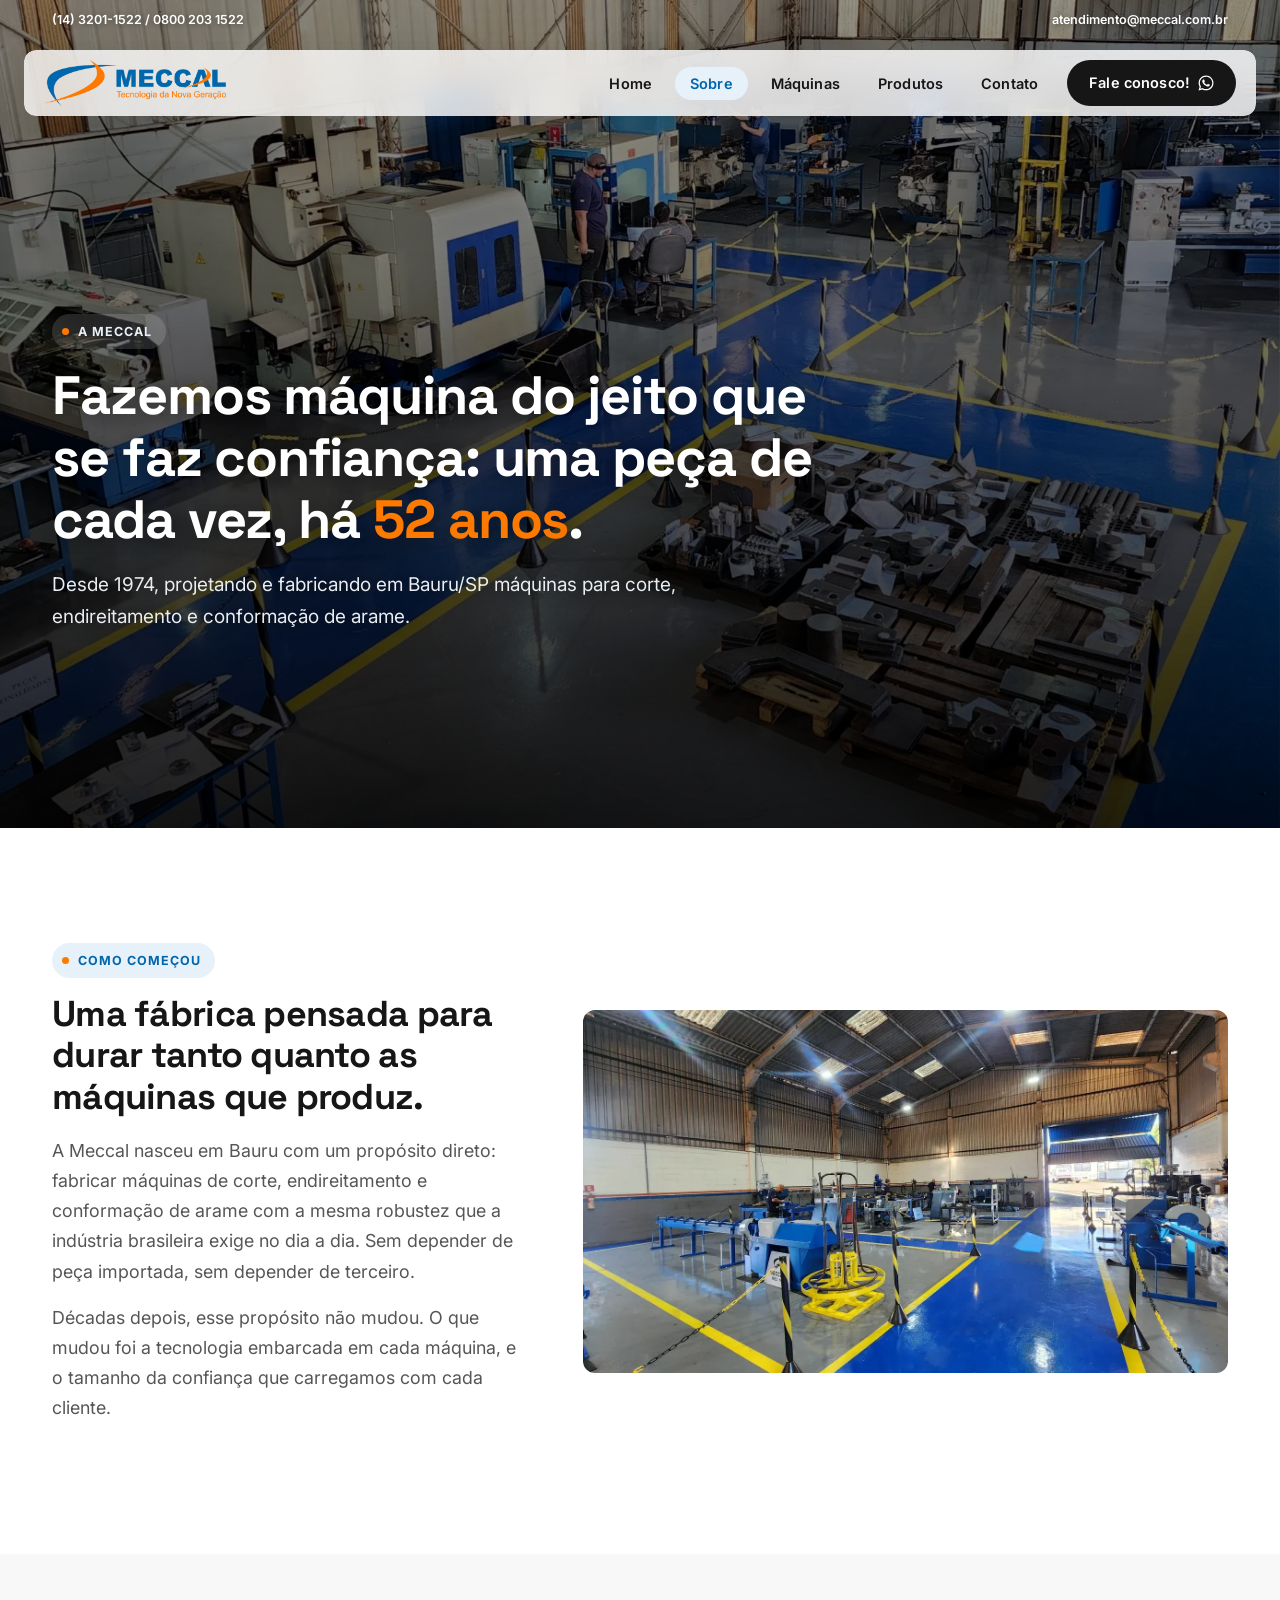
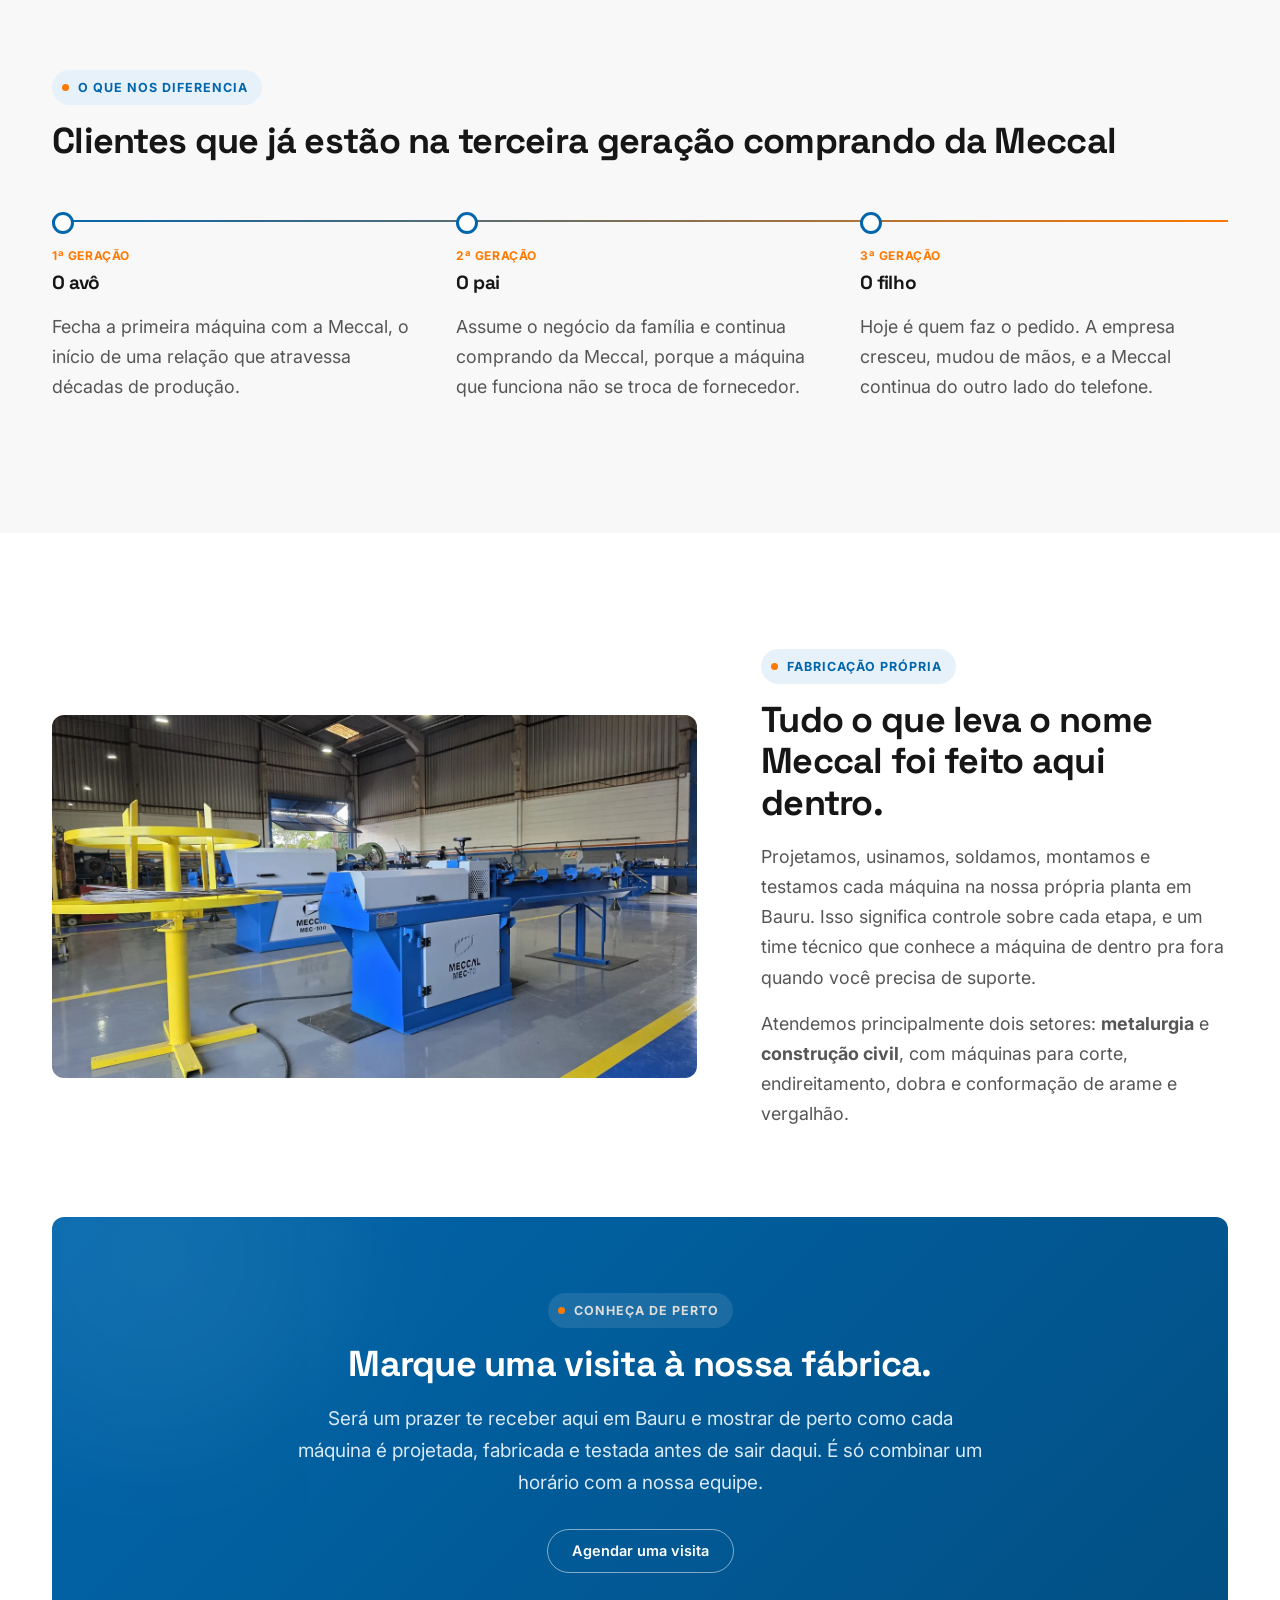
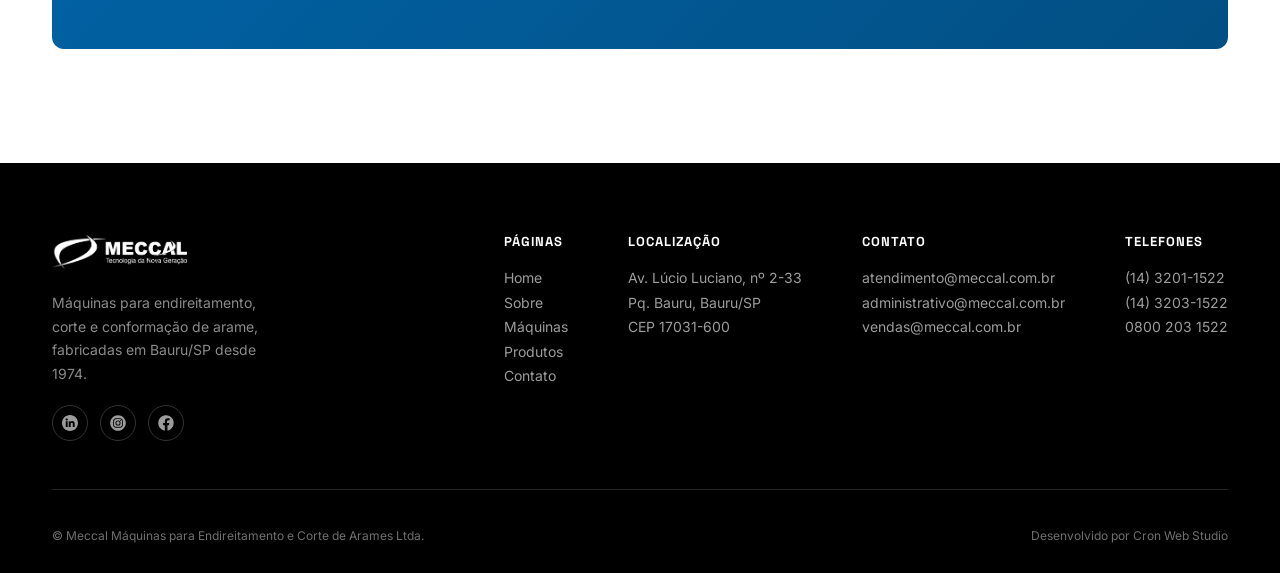
<file: sobre.html>
<!DOCTYPE html>
<html lang="pt-BR">
<head>
<meta charset="UTF-8">
<meta name="viewport" content="width=device-width, initial-scale=1.0">
<title>Meccal — Sobre</title>
<link rel="stylesheet" href="css/style.css">
  <link rel="icon" href="favicon.ico" sizes="any">
  <link rel="icon" type="image/svg+xml" href="img/favicon/favicon.svg">
  <link rel="apple-touch-icon" href="img/favicon/apple-touch-icon.png">
</head>
<body>

<div class="site-header-wrap" id="site-header-wrap">
<div class="topbar">
  <div class="wrap">
    <span>(14) 3201-1522 / 0800 203 1522</span>
    <a href="mailto:atendimento@meccal.com.br">atendimento@meccal.com.br</a>
  </div>
</div>

<header class="site-header">
  <div class="header-inner">
    <a href="index.html"><img src="img/logo-meccal.webp" alt="Meccal — Tecnologia da Nova Geração" class="logo-img"></a>
    <div class="nav-backdrop"></div>
    <nav class="mainnav">
  <div class="mainnav-head">
    <img src="img/logo-meccal.webp" alt="Meccal" class="mainnav-logo">
    <button class="nav-close" aria-label="Fechar menu">&#10005;</button>
  </div>
  <ul>
        <li><a href="index.html">Home</a></li>
        <li><a href="sobre.html" class="active">Sobre</a></li>
        <li><a href="maquinas.html">Máquinas</a></li>
        <li><a href="produtos.html">Produtos</a></li>
        <li><a href="contato.html">Contato</a></li>
        <li><a href="https://api.whatsapp.com/send?phone=5514997758195&text=Ol%C3%A1,%20contato%20do%20site%20Meccal.com.br" target="_blank" rel="noopener" class="nav-cta">Fale conosco!<svg class="nav-cta-ico" viewBox="0 0 682 682" aria-hidden="true"><path d="M567.2,113.9c-59.8-59.9-139.4-92.9-224.1-92.9C168.4,21,26.3,163.1,26.2,337.8c0,55.8,14.6,110.3,42.3,158.4l-44.9,164.2,168-44.1c46.3,25.2,98.4,38.5,151.4,38.6h.1c174.6,0,316.8-142.1,316.8-316.8,0-84.7-32.9-164.3-92.7-224.1ZM343,601.4h-.1c-47.3,0-93.6-12.7-134-36.7l-9.6-5.7-99.7,26.1,26.6-97.2-6.3-10c-26.4-41.9-40.3-90.4-40.3-140.1,0-145.2,118.2-263.3,263.4-263.3,70.3,0,136.5,27.4,186.2,77.2s77.1,115.9,77.1,186.3c0,145.2-118.2,263.3-263.3,263.3ZM487.5,404.1c-7.9-4-46.8-23.1-54.1-25.8-7.3-2.6-12.5-4-17.8,4-5.3,7.9-20.4,25.8-25.1,31-4.6,5.3-9.2,5.9-17.2,2-7.9-4-33.4-12.3-63.7-39.3-23.5-21-39.4-46.9-44-54.8-4.6-7.9,0-11.8,3.5-16.2,8.6-10.6,17.2-21.8,19.8-27.1,2.6-5.3,1.3-9.9-.7-13.9-2-4-17.8-42.9-24.4-58.8-6.4-15.4-13-13.3-17.8-13.6-4.6-.2-9.9-.3-15.2-.3s-13.9,2-21.1,9.9c-7.3,7.9-27.7,27.1-27.7,66s28.4,76.6,32.3,81.9,55.8,85.2,135.2,119.5c18.9,8.2,33.6,13,45.1,16.7,19,6,36.2,5.2,49.9,3.1,15.2-2.3,46.8-19.2,53.4-37.6,6.6-18.5,6.6-34.3,4.6-37.6-2-3.3-7.3-5.3-15.2-9.2Z"/></svg></a></li>
      </ul>
</nav>
    <button class="nav-toggle" aria-label="Abrir menu" aria-expanded="false">
      <span class="nav-toggle-bars"><span></span><span></span><span></span></span>
    </button>
  </div>
</header>
</div>

<!-- HERO SOBRE — imagem de sangria total -->
<section class="about-hero-full parallax-wrap">
  <img src="img/meccal-interno.webp" alt="Vista aérea da fábrica Meccal em Bauru/SP" class="about-hero-img parallax" data-speed="0.15">
  <div class="about-hero-overlay"></div>
  <div class="about-hero-content reveal">
    <div class="eyebrow" style="background:rgba(255,255,255,.14);color:#e8f0f7;">A Meccal</div>
    <h1 style="max-width:820px;color:#fff;">Fazemos máquina do jeito que se faz confiança: uma peça de cada vez, há <span class="accent">52 anos</span>.</h1>
    <p class="lead" style="max-width:680px;color:#e9edf1;">Desde 1974, projetando e fabricando em Bauru/SP máquinas para corte, endireitamento e conformação de arame.</p>
  </div>
</section>

<!-- HISTÓRIA -->
<section>
  <div class="wrap grid-2 grid-2-img-lg-r">
    <div class="reveal">
      <div class="eyebrow">Como começou</div>
      <h2>Uma fábrica pensada para durar tanto quanto as máquinas que produz.</h2>
      <p>A Meccal nasceu em Bauru com um propósito direto: fabricar máquinas de corte, endireitamento e conformação de arame com a mesma robustez que a indústria brasileira exige no dia a dia. Sem depender de peça importada, sem depender de terceiro.</p>
      <p>Décadas depois, esse propósito não mudou. O que mudou foi a tecnologia embarcada em cada máquina, e o tamanho da confiança que carregamos com cada cliente.</p>
    </div>
    <div class="reveal reveal-2">
      <div class="media-simple">
        <img src="img/about-1.webp" alt="Fábrica Meccal em produção, com máquinas e equipe trabalhando em Bauru/SP">
      </div>
    </div>
  </div>
</section>

<!-- LINHA DO TEMPO GERACIONAL -->
<section class="section-alt">
  <div class="wrap">
    <div class="reveal">
      <div class="eyebrow">O que nos diferencia</div>
      <h2>Clientes que já estão na terceira geração comprando da Meccal</h2>
    </div>
    <div class="timeline" style="margin-top:50px;">
      <div class="timeline-item reveal reveal-1">
        <div class="yr">1ª geração</div>
        <h3>O avô</h3>
        <p>Fecha a primeira máquina com a Meccal, o início de uma relação que atravessa décadas de produção.</p>
      </div>
      <div class="timeline-item reveal reveal-2">
        <div class="yr">2ª geração</div>
        <h3>O pai</h3>
        <p>Assume o negócio da família e continua comprando da Meccal, porque a máquina que funciona não se troca de fornecedor.</p>
      </div>
      <div class="timeline-item reveal reveal-3">
        <div class="yr">3ª geração</div>
        <h3>O filho</h3>
        <p>Hoje é quem faz o pedido. A empresa cresceu, mudou de mãos, e a Meccal continua do outro lado do telefone.</p>
      </div>
    </div>
  </div>
</section>

<!-- FABRICAÇÃO PRÓPRIA -->
<section style="padding-bottom:36px;">
  <div class="wrap grid-2 grid-2-img-lg">
    <div class="reveal">
      <div class="media-simple">
        <img src="img/about-2.webp" alt="Máquinas Meccal MEC-100 e MEC-70 prontas na fábrica em Bauru/SP">
      </div>
    </div>
    <div class="reveal reveal-2">
      <div class="eyebrow">Fabricação própria</div>
      <h2>Tudo o que leva o nome Meccal foi feito aqui dentro.</h2>
      <p>Projetamos, usinamos, soldamos, montamos e testamos cada máquina na nossa própria planta em Bauru. Isso significa controle sobre cada etapa, e um time técnico que conhece a máquina de dentro pra fora quando você precisa de suporte.</p>
      <p>Atendemos principalmente dois setores: <strong>metalurgia</strong> e <strong>construção civil</strong>, com máquinas para corte, endireitamento, dobra e conformação de arame e vergalhão.</p>
    </div>
  </div>
</section>

<!-- VISITA À FÁBRICA -->
<section style="padding-top:36px;">
  <div class="wrap">
  <div class="cta-final section-blue reveal" style="background:linear-gradient(135deg,var(--blue) 0%, #024f83 100%);">
    <div class="blob" style="width:380px;height:380px;background:rgba(255,255,255,.12);top:-150px;left:-90px;"></div>
    <div class="wrap center" style="padding:76px 32px;">
      <div class="eyebrow">Conheça de perto</div>
      <h2 style="max-width:760px;margin-left:auto;margin-right:auto;">Marque uma visita à nossa fábrica.</h2>
      <p class="lead" style="max-width:700px;margin:0 auto 30px;">Será um prazer te receber aqui em Bauru e mostrar de perto como cada máquina é projetada, fabricada e testada antes de sair daqui. É só combinar um horário com a nossa equipe.</p>
      <a href="https://api.whatsapp.com/send?phone=5514997758195&text=Ol%C3%A1%2C%20gostaria%20de%20agendar%20uma%20visita%20para%20conhecer%20mais%20sobre%20a%20Meccal." target="_blank" rel="noopener" class="btn btn-outline-white">Agendar uma visita</a>
    </div>
  </div>
  </div>
</section>

<footer>
  <div class="wrap">
    <div class="footer-top">
      <div class="footer-brand">
        <img src="img/logo-meccal-branca.webp" alt="Meccal" class="logo-img">
        <p>Máquinas para endireitamento, corte e conformação de arame, fabricadas em Bauru/SP desde 1974.</p>
        <div class="social-row footer-social">
          <a class="social-link" href="https://www.linkedin.com/company/meccal-maquinas/home/" target="_blank" rel="noopener" aria-label="LinkedIn"><svg viewBox="0 0 512 512"><path d="m256 0c-141.363281 0-256 114.636719-256 256s114.636719 256 256 256 256-114.636719 256-256-114.636719-256-256-256zm-74.390625 387h-62.347656v-187.574219h62.347656zm-31.171875-213.1875h-.40625c-20.921875 0-34.453125-14.402344-34.453125-32.402344 0-18.40625 13.945313-32.410156 35.273437-32.410156 21.328126 0 34.453126 14.003906 34.859376 32.410156 0 18-13.53125 32.402344-35.273438 32.402344zm255.984375 213.1875h-62.339844v-100.347656c0-25.21875-9.027343-42.417969-31.585937-42.417969-17.222656 0-27.480469 11.601563-31.988282 22.800781-1.648437 4.007813-2.050781 9.609375-2.050781 15.214844v104.75h-62.34375s.816407-169.976562 0-187.574219h62.34375v26.558594c8.285157-12.78125 23.109375-30.960937 56.1875-30.960937 41.019531 0 71.777344 26.808593 71.777344 84.421874zm0 0"/></svg></a>
          <a class="social-link" href="https://www.instagram.com/meccalmaquinas/" target="_blank" rel="noopener" aria-label="Instagram"><svg viewBox="0 0 512 512"><circle cx="256" cy="256" r="52.5"/><path d="m256 6c-138.071 0-250 111.929-250 250s111.929 250 250 250 250-111.929 250-250-111.929-250-250-250zm154.458 313.54c-1.2 23.768-7.879 47.206-25.2 64.343-17.489 17.3-41.038 23.746-65.035 24.934h-128.445c-24-1.188-47.546-7.63-65.035-24.934-17.322-17.137-24-40.575-25.2-64.343v-127.08c1.2-23.768 7.879-47.206 25.2-64.344 17.489-17.3 41.038-23.746 65.035-24.933h128.444c24 1.187 47.546 7.63 65.035 24.933 17.322 17.138 24 40.576 25.2 64.344z"/><path d="m318.6 132.138c-31.286-.858-93.906-.858-125.192 0-16.281.447-34.738 4.5-46.338 16.89-12.054 12.879-16.609 28.439-17.071 45.846-.812 30.552 0 122.252 0 122.252.529 17.405 5.017 32.967 17.071 45.846 11.6 12.394 30.057 16.443 46.338 16.89 31.286.858 93.906.858 125.192 0 16.281-.447 34.738-4.5 46.338-16.89 12.054-12.879 16.609-28.439 17.071-45.846v-122.252c-.462-17.407-5.017-32.967-17.071-45.846-11.604-12.394-30.061-16.443-46.338-16.89zm-62.6 205.237a81.375 81.375 0 1 1 81.375-81.375 81.375 81.375 0 0 1 -81.375 81.375zm81.721-145.953a16.275 16.275 0 1 1 16.279-16.275 16.275 16.275 0 0 1 -16.279 16.275z"/></svg></a>
          <a class="social-link" href="https://www.facebook.com/meccalmaquinasindustriais" target="_blank" rel="noopener" aria-label="Facebook"><svg viewBox="0 0 512 512"><path d="m255.1824 7.7579q69.23.79 125.0851 34.0293a249.7343 249.7343 0 0 1 88.8909 89.4346q33.0371 56.1914 33.8244 125.8428-1.962 95.3-60.1167 162.791c-38.77 44.9941-88.425 72.83-139.8274 83.5009v-178.1275h48.5969l10.99-70h-73.5869v-45.8481a39.844 39.844 0 0 1 8.4739-26.3232q8.8275-11.2527 31.0895-11.8287h44.4366v-61.3184q-.9563-.3077-18.15-2.4336a360.7434 360.7434 0 0 0 -39.16-2.4336q-44.4328.205-70.2811 25.0674-25.8488 24.8554-26.4085 71.9209v53.1973h-56v70h56v178.1275c-63.1149-10.6709-112.77-38.5068-151.54-83.5009s-58.808-99.2578-60.1162-162.791q.7851-69.6546 33.8236-125.8428a249.7389 249.7389 0 0 1 88.8917-89.4346q55.8534-33.2329 125.0842-34.0293z" fill-rule="evenodd"/></svg></a>
        </div>
      </div>
      <div class="footer-cols">
        <div class="footer-col">
          <h3>Páginas</h3>
          <p>
            <a href="index.html">Home</a><br>
            <a href="sobre.html">Sobre</a><br>
            <a href="maquinas.html">Máquinas</a><br>
            <a href="produtos.html">Produtos</a><br>
            <a href="contato.html">Contato</a>
          </p>
        </div>
        <div class="footer-col">
          <h3>Localização</h3>
          <p><a href="https://www.google.com/maps/search/?api=1&query=Meccal+M%C3%A1quinas+Av.+L%C3%BAcio+Luciano+2-33+Bauru+SP" target="_blank" rel="noopener">Av. Lúcio Luciano, nº 2-33<br>Pq. Bauru, Bauru/SP<br>CEP 17031-600</a></p>
        </div>
        <div class="footer-col">
          <h3>Contato</h3>
          <p>
            <a href="mailto:atendimento@meccal.com.br">atendimento@meccal.com.br</a><br>
            <a href="mailto:administrativo@meccal.com.br">administrativo@meccal.com.br</a><br>
            <a href="mailto:vendas@meccal.com.br">vendas@meccal.com.br</a>
          </p>
        </div>
        <div class="footer-col">
          <h3>Telefones</h3>
          <p>(14) 3201-1522<br>(14) 3203-1522<br>0800 203 1522</p>
        </div>
      </div>
    </div>
    <div class="footer-bottom">
      <span>© Meccal Máquinas para Endireitamento e Corte de Arames Ltda.</span>
      <a href="http://cronwebstudio.com.br/" target="_blank" rel="noopener">Desenvolvido por Cron Web Studio</a>
    </div>
  </div>
</footer>


<script src="js/lenis.min.js"></script>
<script src="js/main.js"></script>
<script src="//code.jivosite.com/widget/MA3BrmScLI" async></script>
</body>
</html>
</file>
<file: css/style.css>
/* ==========================================================================
   MECCAL — FASE 2 · V2 (Variação Fluida)
   Conceito: mesma marca, execução mais moderna — tipografia fluida,
   blobs suaves, revelação animada ao rolar, cantos macios.
   Legibilidade para público mais velho preservada: sem texto em movimento,
   sem flicker, respeita prefers-reduced-motion.
   ========================================================================== */

@import url('https://fonts.googleapis.com/css2?family=Space+Grotesk:wght@500;600;700&family=Inter:wght@400;500;600;700&display=swap');

:root{
  --blue:#0166AC;
  --blue-dark:#014d82;
  --blue-soft:#e7f1fa;
  --orange:#FE7900;
  --orange-soft:#fff1e3;
  --bg:#F8F8F8;
  --white:#FFFFFF;
  --black:#000000;
  --ink:#161616;
  --ink-soft:#565656;
  --border:#e9e9e9;
  --maxw:1240px;
  --r-sm:6px;
  --r-md:9px;
  --r-lg:12px;
  --ease:cubic-bezier(.19,1,.22,1);
  --font-head:'Space Grotesk', sans-serif;
  --font-body:'Inter', sans-serif;
}

*{box-sizing:border-box;}
html{scroll-behavior:smooth;}
body{
  margin:0;
  font-family:var(--font-body);
  color:var(--ink);
  background:var(--white);
  line-height:1.68;
  font-size:clamp(16px, 1.4vw, 18px);
  overflow-x:hidden;
}
img{max-width:100%;display:block;}
a{color:inherit;text-decoration:none;}
ul{margin:0;padding:0;list-style:none;}
.wrap{max-width:var(--maxw);margin:0 auto;padding:0 32px;}

@media (prefers-reduced-motion: reduce){
  *{animation:none !important;transition:none !important;}
  .reveal{opacity:1 !important;transform:none !important;}
}

/* ---------- Reveal on scroll ---------- */
.reveal{
  opacity:0;
  transform:translateY(28px);
  transition:opacity .9s var(--ease), transform .9s var(--ease);
  will-change:opacity, transform;
}
.reveal.in-view{opacity:1;transform:translateY(0);}
.reveal-1{transition-delay:.05s;}
.reveal-2{transition-delay:.15s;}
.reveal-3{transition-delay:.25s;}
.reveal-4{transition-delay:.35s;}

/* ---------- Ambient blobs ---------- */
.blob{
  position:absolute;
  border-radius:50%;
  filter:blur(70px);
  z-index:0;
  opacity:.55;
  pointer-events:none;
}

/* ---------- Placeholder ---------- */
.ph{
  background:linear-gradient(145deg,#f2f2f2,#fbfbfb);
  border:1px solid var(--border);
  color:var(--ink-soft);
  display:flex;flex-direction:column;align-items:center;justify-content:center;
  text-align:center;gap:10px;min-height:150px;padding:20px;
  border-radius:var(--r-md);
}
.ph .ph-icon{
  width:38px;height:38px;border-radius:50%;
  background:var(--white);
  border:1px solid var(--border);
  display:flex;align-items:center;justify-content:center;
  font-size:14px;color:#b5b5b5;
}
.ph .ph-label{font-size:11.5px;letter-spacing:.03em;text-transform:uppercase;color:#a8a8a8;font-weight:600;}

/* ---------- Topbar ---------- */
.site-header-wrap{position:fixed;top:0;left:0;right:0;z-index:60;}

.topbar{
  color:#fff;font-size:12.5px;font-weight:600;
  max-height:38px;opacity:1;overflow:hidden;
  text-shadow:0 1px 6px rgba(0,0,0,.45);
  transition:max-height .45s var(--ease), opacity .35s ease, filter .35s ease;
}
.topbar .wrap{display:flex;justify-content:space-between;align-items:center;padding:9px 32px;flex-wrap:wrap;gap:6px;}
.topbar a{color:#fff;transition:color .2s;}
.topbar a:hover{color:var(--orange);}
.site-header-wrap.scrolled .topbar{
  max-height:0;opacity:0;filter:blur(6px);
  pointer-events:none;
}
/* Páginas sem imagem/vídeo escuro por trás do header (ex: Contato) */
body.light-hero .topbar{color:var(--ink);text-shadow:none;}
body.light-hero .topbar a{color:var(--ink);}

/* ---------- Header — cartão flutuante ---------- */
header.site-header{
  position:relative;
  max-width:var(--maxw);
  width:calc(100% - 48px);
  margin:12px auto 0;
  border-radius:var(--r-lg);
  overflow:hidden;
  z-index:50;
  box-shadow:0 10px 34px rgba(0,0,0,.09);
  transition:box-shadow .3s ease, margin .35s var(--ease);
}
header.site-header::before{
  content:"";position:absolute;inset:0;
  background:rgba(255,255,255,.82);
  backdrop-filter:blur(16px) saturate(160%);
  -webkit-backdrop-filter:blur(16px) saturate(160%);
}
.site-header-wrap.scrolled header.site-header{
  box-shadow:0 14px 38px rgba(0,0,0,.13);
  margin-top:10px;
}
.site-header-wrap.scrolled header.site-header::before{background:rgba(255,255,255,.9);}
.header-inner{
  position:relative;z-index:1;
  display:flex;align-items:center;justify-content:space-between;padding:10px 20px;gap:24px;
}
.logo-img{height:46px;width:auto;transition:height .25s ease;}
nav.mainnav ul{display:flex;gap:8px;align-items:center;}
nav.mainnav a{
  font-size:14.5px;font-weight:600;letter-spacing:.01em;
  color:var(--ink);padding:8px 15px;border-radius:999px;
  transition:background .2s ease, color .2s ease;
}
nav.mainnav a.active{background:var(--blue-soft);color:var(--blue);}
nav.mainnav a:hover:not(.disabled):not(.nav-cta){background:#f2f2f2;}
nav.mainnav a.disabled{color:#c4c4c4;cursor:default;}
nav.mainnav a.disabled .soon{display:block;font-size:9.5px;font-weight:500;letter-spacing:0;color:#d2d2d2;}
.nav-cta{
  background:var(--ink) !important;color:var(--white) !important;
  padding:11px 22px !important;margin-left:6px;
}
.nav-cta:hover{background:var(--blue) !important;}
.nav-toggle{
  display:none;background:none;border:none;padding:8px;cursor:pointer;
  align-items:center;justify-content:center;
}
.nav-toggle-bars{display:block;width:22px;height:15px;position:relative;}
.nav-toggle-bars span{
  position:absolute;left:0;right:0;height:2px;background:var(--ink);
  border-radius:2px;transition:transform .3s var(--ease), opacity .2s ease;
}
.nav-toggle-bars span:nth-child(1){top:0;}
.nav-toggle-bars span:nth-child(2){top:6.5px;}
.nav-toggle-bars span:nth-child(3){top:13px;}
.nav-toggle.is-open .nav-toggle-bars span:nth-child(1){transform:translateY(6.5px) rotate(45deg);}
.nav-toggle.is-open .nav-toggle-bars span:nth-child(2){opacity:0;}
.nav-toggle.is-open .nav-toggle-bars span:nth-child(3){transform:translateY(-6.5px) rotate(-45deg);}

.mainnav-head{display:none;}
.nav-close{display:none;}
.nav-backdrop{display:none;}
body.nav-locked{overflow:hidden;}

/* ---------- Buttons ---------- */
.btn{
  display:inline-flex;align-items:center;gap:9px;
  padding:12px 24px;font-size:14.5px;font-weight:600;line-height:1.2;
  border-radius:999px;cursor:pointer;border:1.5px solid transparent;
  transition:transform .35s var(--ease), box-shadow .35s var(--ease), background .25s ease, color .25s ease;
}
.btn-primary{background:var(--orange);color:var(--white);box-shadow:0 4px 14px rgba(254,121,0,.22);}
.btn-primary:hover{transform:translateY(-2px);box-shadow:0 8px 20px rgba(254,121,0,.3);}
.btn-outline{background:var(--white);color:var(--ink);border-color:var(--border);}
.btn-outline:hover{transform:translateY(-2px);border-color:var(--ink);box-shadow:0 10px 26px rgba(0,0,0,.08);}
.btn-outline-white{background:transparent;color:var(--white);border-color:rgba(255,255,255,.5);}
.btn-outline-white:hover{background:var(--white);color:var(--blue);transform:translateY(-2px);}
.btn-sm{padding:10px 20px;font-size:14px;}

/* ---------- Sections ---------- */
section{padding:clamp(64px,9vw,120px) 0;position:relative;}
.section-alt{background:var(--bg);}
.section-blue{background:linear-gradient(135deg,var(--blue) 0%, #024f83 100%);color:var(--white);overflow:hidden;}

.eyebrow{
  font-size:12.5px;font-weight:700;letter-spacing:.08em;text-transform:uppercase;
  color:var(--blue);margin-bottom:16px;display:inline-flex;align-items:center;gap:9px;
  background:var(--blue-soft);padding:7px 14px 7px 10px;border-radius:999px;
}
.eyebrow::before{content:"";width:7px;height:7px;border-radius:50%;background:var(--orange);}
.section-blue .eyebrow{background:rgba(255,255,255,.14);color:#dcecf8;}
.section-blue .eyebrow::before{background:var(--orange);}

h1,h2,h3{margin:0 0 18px 0;font-family:var(--font-head);font-weight:800;color:var(--ink);line-height:1.15;letter-spacing:-.02em;}
h1{font-size:clamp(34px, 5vw, 54px);}
h2{font-size:clamp(26px, 3.4vw, 36px);}
h3{font-size:19px;}
.section-blue h1,.section-blue h2{color:var(--white);}
p{color:var(--ink-soft);margin:0 0 16px 0;}
.lead{font-size:clamp(16px,1.6vw,19px);color:var(--ink-soft);}
.section-blue p{color:#d9e9f5;}
.accent{color:var(--orange);}

.center{text-align:center;}

/* ---------- Hero ---------- */
.hero{padding:clamp(50px,7vw,84px) 0 clamp(60px,8vw,100px);overflow:hidden;}
.hero-grid{display:grid;grid-template-columns:.92fr 1.08fr;gap:60px;align-items:center;position:relative;z-index:1;}
.hero .kicker{
  font-size:13px;font-weight:700;letter-spacing:.04em;color:var(--blue);
  margin-bottom:18px;display:inline-flex;align-items:center;gap:9px;
  background:var(--blue-soft);padding:7px 14px 7px 10px;border-radius:999px;
}
.hero .kicker::before{content:"";width:7px;height:7px;border-radius:50%;background:var(--orange);}
.hero h1{margin-bottom:22px;}
.hero-ctas{display:flex;gap:16px;margin-top:32px;flex-wrap:wrap;}

/* ---------- Hero de sangria (Home) — imagem grande até a borda direita ---------- */
.hero-bleed{
  position:relative;
  min-height:clamp(520px, 74vh, 760px);
  display:block;
}
.hero-bleed .wrap{
  position:relative;z-index:2;
  min-height:clamp(520px, 74vh, 760px);
  display:flex;flex-direction:column;justify-content:center;
}
.hero-media-bleed{
  position:absolute;top:0;right:0;bottom:0;
  width:clamp(320px, 46vw, 780px);
  overflow:hidden;z-index:0;
  background:var(--ink);
}
.hero-media-bleed img{
  position:absolute;inset:-8% 0;width:100%;height:116%;object-fit:cover;
  will-change:transform;
}
.hero-media-fade{
  position:absolute;inset:0;
  background:linear-gradient(90deg, var(--white) 0%, rgba(255,255,255,0) 16%);
}
.hero-bleed .wrap{position:relative;z-index:2;}
.hero-text-col{max-width:clamp(320px, 42vw, 560px);}
@media (max-width:1150px){
  .hero-media-bleed{width:50vw;}
  .hero-text-col{max-width:46vw;}
}
@media (max-width:900px){
  .hero-bleed{
    display:block;min-height:0;padding-top:32px;
  }
  .hero-media-bleed{
    position:relative;inset:auto;
    width:100%;margin:0 0 32px;
    height:clamp(240px,50vw,360px);
  }
  .hero-media-fade{display:none;}
  .hero-text-col{max-width:100%;}
}

/* Media com wipe-reveal + float */
.media-fluid{
  position:relative;border-radius:var(--r-lg);overflow:hidden;
  box-shadow:0 30px 70px -20px rgba(1,102,172,.28);
  animation:floaty 7s ease-in-out infinite;
}
@keyframes floaty{
  0%,100%{transform:translateY(0);}
  50%{transform:translateY(-14px);}
}
.media-fluid img{width:100%;height:100%;object-fit:cover;display:block;}
.media-tag{
  position:absolute;top:18px;right:18px;background:rgba(255,255,255,.92);
  backdrop-filter:blur(6px);color:var(--ink);font-size:12px;font-weight:700;
  padding:9px 16px;border-radius:999px;display:flex;align-items:center;gap:7px;
}
.media-tag::before{content:"";width:7px;height:7px;border-radius:50%;background:var(--orange);}
.media-caption{
  position:absolute;left:18px;bottom:18px;background:rgba(255,255,255,.92);
  backdrop-filter:blur(6px);font-size:12px;font-weight:600;padding:9px 16px;
  border-radius:999px;color:var(--ink);
}
.float-badge{
  position:absolute;background:var(--white);border-radius:var(--r-md);
  box-shadow:0 20px 45px rgba(0,0,0,.14);padding:16px 20px;
  display:flex;align-items:center;gap:12px;
  animation:floaty 7s ease-in-out infinite;animation-delay:.4s;
}
.float-badge .fb-num{font-family:var(--font-head);font-weight:800;font-size:26px;color:var(--blue);line-height:1;}
.float-badge .fb-lbl{font-size:11.5px;color:var(--ink-soft);font-weight:600;max-width:100px;line-height:1.3;}

/* ---------- Hero de imagem cheia (página Sobre) ---------- */
.about-hero-full{
  position:relative;
  min-height:clamp(580px, 92vh, 880px);
  padding-top:220px;
  display:flex;align-items:flex-end;
  overflow:hidden;
  box-sizing:border-box;
}
.about-hero-img{
  position:absolute;inset:-12% 0;width:100%;height:124%;object-fit:cover;
  will-change:transform;
}
.about-hero-overlay{
  position:absolute;inset:0;
  background:linear-gradient(180deg, rgba(0,0,0,.42) 0%, rgba(0,0,0,.5) 30%, rgba(0,0,0,.66) 58%, rgba(0,0,0,.86) 100%);
}
.about-hero-content{
  position:relative;z-index:2;
  max-width:var(--maxw);margin:0 auto;
  padding:0 32px 64px;
  width:100%;
}
.about-hero-content h1{
  text-shadow:0 2px 22px rgba(0,0,0,.55);
}
.about-hero-content .lead{
  text-shadow:0 1px 14px rgba(0,0,0,.5);
}
@media (max-width:900px){
  .about-hero-full{min-height:clamp(460px, 76vh, 720px);padding-top:170px;}
  .about-hero-content{padding:0 24px 44px;}
}
@media (max-height:820px){
  .about-hero-full{min-height:0;padding-top:200px;padding-bottom:60px;}
}
@media (max-height:820px) and (max-width:900px){
  .about-hero-full{padding-top:160px;padding-bottom:44px;}
}
.grid-3{display:grid;grid-template-columns:repeat(3,1fr);gap:26px;}
.grid-4{display:grid;grid-template-columns:repeat(4,1fr);gap:22px;}
.grid-2{display:grid;grid-template-columns:1fr 1fr;gap:64px;align-items:center;}

/* ---------- Diferenciais ---------- */
.dif-card{
  background:rgba(255,255,255,.96);border:1px solid var(--border);
  padding:34px 28px;border-radius:var(--r-lg);
  backdrop-filter:blur(2px);
  transition:transform .4s var(--ease), box-shadow .4s var(--ease), border-color .3s ease;
}
.dif-card:hover{transform:translateY(-8px);box-shadow:0 24px 50px rgba(0,0,0,.08);border-color:transparent;}
.dif-icon{
  width:52px;height:52px;margin-bottom:20px;color:var(--blue);
  background:var(--blue-soft);border-radius:16px;display:flex;align-items:center;justify-content:center;
  transition:background .3s ease, transform .3s ease;
}
.dif-card:hover .dif-icon{background:var(--orange-soft);color:var(--orange);transform:rotate(-6deg) scale(1.05);}
.dif-icon svg{width:26px;height:26px;}
.dif-card h3{margin-bottom:10px;}
.dif-card p{margin-bottom:0;font-size:15.5px;}

/* ---------- Destaques ---------- */
.destaque-card{
  border:1px solid var(--border);border-radius:var(--r-lg);overflow:hidden;background:var(--white);
  transition:transform .4s var(--ease), box-shadow .4s var(--ease);
}
.destaque-card:hover{transform:translateY(-8px);box-shadow:0 26px 55px rgba(0,0,0,.1);}
.destaque-card .ph{min-height:160px;border:none;border-radius:0;border-bottom:1px solid var(--border);}
.destaque-card .destaque-media{
  position:relative;
  aspect-ratio:4/3;overflow:hidden;border-bottom:1px solid var(--border);background:var(--bg);
}
.destaque-card .destaque-media img{width:100%;height:100%;object-fit:cover;display:block;}
.destaque-body{padding:22px;}
.selo{
  position:absolute;top:18px;right:-36px;z-index:2;
  width:150px;text-align:center;padding:6px 0;
  font-size:10.5px;font-weight:700;text-transform:uppercase;letter-spacing:.05em;
  transform:rotate(45deg);
  box-shadow:0 3px 8px rgba(0,0,0,.18);
}
.selo-promocao{background:var(--orange);color:#fff;}
.selo-seminovo{background:var(--blue);color:#fff;}
.destaque-body h3{margin-bottom:4px;font-size:17px;margin-top:0;}
.destaque-body .fam{font-size:11.5px;color:#9a9a9a;margin-bottom:16px;font-weight:600;text-transform:uppercase;letter-spacing:.03em;}
.destaque-cta{font-size:15px;font-weight:700;color:var(--blue);display:inline-flex;align-items:center;gap:7px;transition:gap .25s ease;}
.destaque-cta:hover{gap:11px;}
.wf-note{
  font-size:11.5px;color:#a8a8a8;border:1px dashed #d5d5d5;display:inline-block;
  padding:7px 16px;margin-bottom:32px;border-radius:999px;
}

/* ---------- Quote ---------- */
.quote-block{position:relative;padding:10px 0;margin:0;}
.quote-block p{
  font-family:var(--font-head);font-weight:800;font-size:clamp(22px,2.6vw,27px);
  color:var(--ink);margin-bottom:16px;line-height:1.4;letter-spacing:-.01em;
}
.quote-block cite{font-style:normal;font-size:13px;color:var(--ink-soft);font-weight:600;}
.quote-mark{
  width:52px;height:52px;border-radius:16px;background:var(--orange-soft);color:var(--orange);
  display:flex;align-items:center;justify-content:center;font-family:var(--font-head);
  font-size:30px;font-weight:800;margin-bottom:22px;
}

/* ---------- Clientes — faixa fluida (marquee) ---------- */
.marquee{overflow:hidden;position:relative;-webkit-mask-image:linear-gradient(90deg,transparent,#000 8%,#000 92%,transparent);mask-image:linear-gradient(90deg,transparent,#000 8%,#000 92%,transparent);}
.marquee-track{display:flex;width:max-content;animation:scroll-x 26s linear infinite;}
@keyframes scroll-x{from{transform:translateX(0);}to{transform:translateX(-50%);}}
.cliente-logo{
  width:170px;height:78px;min-height:78px;flex:0 0 auto;border-radius:var(--r-md);
  background:var(--white);border:1px solid var(--border);
  display:flex;align-items:center;justify-content:center;padding:14px 18px;
  margin-right:20px;
}
.cliente-logo img{max-width:100%;max-height:100%;object-fit:contain;display:block;}

/* ---------- Timeline ---------- */
.timeline{
  display:flex;gap:36px;position:relative;
}
.timeline::before{
  content:"";position:absolute;top:8px;left:0;right:0;height:2px;
  background:linear-gradient(90deg,var(--blue),var(--orange));
  z-index:0;
}
.timeline-item{position:relative;flex:1;padding:34px 8px 0 0;z-index:1;}
.timeline-item::before{
  content:"";position:absolute;left:0;top:0;
  width:16px;height:16px;border-radius:50%;
  background:var(--white);border:3px solid var(--blue);
  transform:scale(0);
  transition:transform .45s var(--ease);
}
.timeline-item.in-view::before{transform:scale(1);}
.timeline-item .yr{font-size:12px;font-weight:700;color:var(--orange);text-transform:uppercase;letter-spacing:.05em;margin-bottom:6px;}
@media (max-width:700px){
  .timeline{flex-direction:column;gap:0;}
  .timeline::before{top:0;bottom:0;left:7px;right:auto;width:2px;height:auto;background:linear-gradient(var(--blue),var(--orange));}
  .timeline-item{padding:0 0 40px 34px;}
  .timeline-item::before{top:2px;}
}

/* ---------- Diferenciais com foto de fundo ---------- */
.dif-section{position:relative;overflow:hidden;}
.dif-bg-img{
  position:absolute;inset:-10% 0;width:100%;height:120%;object-fit:cover;
  will-change:transform;
}
.dif-bg-overlay{
  position:absolute;inset:0;
  background:linear-gradient(180deg, rgba(0,0,0,.58) 0%, rgba(0,0,0,.4) 45%, rgba(0,0,0,.5) 100%);
}
.dif-section .eyebrow{background:rgba(255,255,255,.14);color:#e8f0f7;}
.dif-section h2{color:#fff;}

/* ---------- Página Máquinas ---------- */
.maq-filters{display:flex;gap:10px;flex-wrap:wrap;margin-bottom:36px;}
.maq-filter{
  background:var(--white);border:1.5px solid var(--border);color:var(--ink-soft);
  padding:10px 20px;border-radius:999px;font-size:14px;font-weight:600;cursor:pointer;
  transition:background .2s ease, color .2s ease, border-color .2s ease;
}
.maq-filter:hover{border-color:var(--blue);color:var(--blue);}
.maq-filter.active{background:var(--blue);border-color:var(--blue);color:#fff;}
.maq-grid{display:grid;grid-template-columns:repeat(4,1fr);gap:24px;padding-bottom:80px;}
.maq-card{cursor:pointer;}
.maq-empty{grid-column:1/-1;text-align:center;color:var(--ink-soft);font-size:16px;padding:60px 20px;}
@media (max-width:1000px){.maq-grid{grid-template-columns:repeat(2,1fr);}}
@media (max-width:600px){.maq-grid{grid-template-columns:1fr;}}

.maq-specs{width:100%;border-collapse:collapse;margin-top:24px;display:table;}
.maq-specs tr{border-bottom:1px solid var(--border);}
.maq-specs td{padding:11px 4px;font-size:14.5px;vertical-align:top;}
.maq-specs td:first-child{color:var(--ink-soft);font-weight:600;width:42%;}
.maq-specs td:last-child{color:var(--ink);}
@media (max-width:600px){
  .maq-specs td:first-child{width:48%;}
}

/* ---------- Imagem simples (fotos reais nas seções) ---------- */
.media-simple{border-radius:var(--r-lg);overflow:hidden;}
.media-simple img{width:100%;height:100%;object-fit:cover;display:block;}
.grid-2-img-lg{grid-template-columns:1.16fr .84fr;}
.grid-2-img-lg-r{grid-template-columns:.84fr 1.16fr;}

/* ---------- CTA final ---------- */
.cta-final{
  background:linear-gradient(135deg,#111 0%,#000 100%);color:var(--white);
  border-radius:var(--r-lg);width:100%;overflow:hidden;position:relative;
}
.cta-final .eyebrow{background:rgba(255,255,255,.1);color:#ddd;}
.cta-final-grid{display:grid;grid-template-columns:.85fr 1.15fr;align-items:stretch;position:relative;z-index:1;}
.cta-final-media{min-height:360px;border-radius:0;border:none;background:rgba(255,255,255,.04);overflow:hidden;}
.cta-final-media img{width:100%;height:100%;object-fit:cover;object-position:30% center;display:block;}
.cta-final-media .ph-icon{border-color:rgba(255,255,255,.25);color:rgba(255,255,255,.6);}
.cta-final-media .ph-label{color:rgba(255,255,255,.45);}
.cta-final-text{padding:56px 52px;text-align:left;}
.cta-final-text .eyebrow{justify-content:flex-start;}
.cta-final-text h2{color:var(--white);text-align:left;max-width:480px;}
.cta-final-text p{color:#c9c9c9;text-align:left;max-width:460px;}
@media (max-width:900px){
  .cta-final-grid{grid-template-columns:1fr;}
  .cta-final-media{min-height:220px;}
  .cta-final-text{padding:40px 28px;}
}

/* ---------- Formulário ---------- */
.form-field{margin-bottom:18px;}
.form-field label{display:block;font-size:12.5px;font-weight:700;text-transform:uppercase;letter-spacing:.03em;margin-bottom:8px;color:var(--ink-soft);}
.form-field input,.form-field textarea{
  width:100%;border:1.5px solid var(--border);border-radius:var(--r-sm);
  padding:14px 16px;font-family:var(--font-body);font-size:15.5px;background:var(--bg);
  transition:border-color .25s ease, background .25s ease;
}
.form-field input:focus,.form-field textarea:focus{outline:none;border-color:var(--blue);background:var(--white);}
.form-field textarea{min-height:140px;resize:vertical;}

/* ---------- Contato info ---------- */
.info-list li{padding:18px 0;border-bottom:1px solid var(--border);}
.info-list .lbl{font-size:11px;font-weight:700;text-transform:uppercase;color:var(--blue);letter-spacing:.05em;margin-bottom:6px;}

/* ---------- Footer ---------- */
footer{background:var(--black);color:#b7b7b7;padding:72px 0 26px;font-size:14px;}
footer .logo-img{height:34px;margin-bottom:22px;}
footer h3{color:var(--white);font-size:13px;text-transform:uppercase;letter-spacing:.08em;margin-bottom:18px;font-weight:700;}
.footer-top{display:flex;justify-content:space-between;gap:60px;padding-bottom:48px;margin-bottom:36px;border-bottom:1px solid #262626;}
.footer-brand{flex:0 0 260px;}
.footer-brand p{color:#8a8a8a;font-size:14px;max-width:230px;margin-bottom:0;}
.footer-cols{display:flex;gap:60px;flex:1;justify-content:flex-end;}
.footer-col h3{margin-bottom:16px;}
.footer-col p, .footer-col a{color:#9c9c9c;line-height:1.75;}
.footer-col a:hover{color:var(--orange);}
.footer-social{margin-top:22px;}
.footer-social .social-link{
  background:transparent;border:1px solid #333;color:#9c9c9c;
}
.footer-social .social-link:hover{background:var(--orange);border-color:var(--orange);color:#fff;}
.footer-bottom{font-size:12px;color:#6f6f6f;display:flex;justify-content:space-between;flex-wrap:wrap;gap:8px;}
.footer-bottom a{color:#6f6f6f;transition:color .2s ease;}
.footer-bottom a:hover{color:var(--orange);}

/* ---------- Social icons ---------- */
.social-row{display:flex;gap:12px;margin-top:20px;}
.social-link{
  width:36px;height:36px;border-radius:50%;
  display:flex;align-items:center;justify-content:center;
  background:rgba(255,255,255,.08);color:#c9c9c9;
  transition:background .2s ease, color .2s ease;
}
.social-link svg{width:16px;height:16px;fill:currentColor;display:block;}
.social-link:hover{background:var(--orange);color:#fff;}
.social-link.on-light{background:var(--blue-soft);color:var(--blue);}
.social-link.on-light:hover{background:var(--orange);color:#fff;}

/* ---------- Card "Conversar via WhatsApp" (página Contato) ---------- */
.whats-cta{
  display:flex;align-items:center;justify-content:space-between;gap:24px;flex-wrap:wrap;
  background:var(--black);border-radius:var(--r-lg);
  padding:32px 36px;margin-bottom:48px;
}
.whats-cta-text h3{color:#fff;font-size:19px;margin-bottom:8px;}
.whats-cta-text p{color:#a8a8a8;margin-bottom:0;max-width:460px;font-size:15px;}
.whats-cta-btn{
  display:inline-flex;align-items:center;gap:10px;flex-shrink:0;
  border:1.5px solid rgba(255,255,255,.35);color:#fff;
  padding:14px 24px;border-radius:999px;font-size:13px;font-weight:700;
  text-transform:uppercase;letter-spacing:.04em;
  transition:background .25s ease, border-color .25s ease;
}
.whats-cta-btn svg{width:15px;height:15px;}
.whats-cta:hover .whats-cta-btn{background:#fff;color:var(--ink);border-color:#fff;}
@media (max-width:640px){
  .whats-cta{padding:26px 24px;}
}


/* ---------- Loading screen ---------- */
body.loading{overflow:hidden;}
.loader{
  position:fixed;inset:0;z-index:9999;overflow:hidden;
  background:#000;display:flex;align-items:center;justify-content:center;
  transition:opacity .9s ease;
}
.loader-video{
  position:absolute;inset:0;width:100%;height:100%;object-fit:cover;
}
.loader-overlay{position:absolute;inset:0;background:rgba(0,0,0,.3);}
.loader-content{
  --logo-w: clamp(200px, 30vw, 320px);
  position:relative;z-index:2;text-align:center;padding:0 24px;
  opacity:.15;
  animation:loaderContentFade 2s ease forwards;
}
@keyframes loaderContentFade{to{opacity:1;}}
.loader-greeting{
  color:#fff;font-family:var(--font-head);font-weight:400;
  font-size:calc(var(--logo-w) * .09);
  letter-spacing:.01em;margin-bottom:2px;
}
.loader-logo{
  width:var(--logo-w);height:auto;
  margin:0 auto;
}
.loader.fade-out{opacity:0;pointer-events:none;}
@media (max-width: 900px){
  header.site-header{width:calc(100% - 24px);margin:8px auto 0;}
  .topbar .wrap{padding:8px 20px;}
  .footer-top{flex-direction:column;gap:36px;}
  .footer-cols{justify-content:flex-start;flex-wrap:wrap;gap:36px;}
  .hero-grid,.grid-2{grid-template-columns:1fr;}
  .grid-3{grid-template-columns:1fr 1fr;}
  .grid-4{grid-template-columns:1fr 1fr;}
  .float-badge{display:none;}

  .nav-backdrop{
    display:block;position:fixed;inset:0;
    background:rgba(12,12,14,.5);
    backdrop-filter:blur(3px);-webkit-backdrop-filter:blur(3px);
    opacity:0;pointer-events:none;
    transition:opacity .35s ease;
    z-index:70;
  }
  .nav-backdrop.open{opacity:1;pointer-events:auto;}

  nav.mainnav{
    position:fixed;top:0;right:0;bottom:0;
    width:min(340px, 84vw);
    background:var(--white);
    padding:0;
    transform:translateX(100%);
    transition:transform .4s var(--ease);
    z-index:80;
    box-shadow:-16px 0 44px rgba(0,0,0,.16);
    display:flex;flex-direction:column;
    overflow-y:auto;
  }
  nav.mainnav.open{transform:translateX(0);}

  .mainnav-head{
    display:flex;align-items:center;justify-content:space-between;
    padding:20px 22px;border-bottom:1px solid var(--border);
    flex:0 0 auto;
  }
  .mainnav-logo{height:30px;}
  .nav-close{
    display:flex;align-items:center;justify-content:center;
    width:34px;height:34px;border-radius:50%;
    border:1.5px solid var(--border);background:none;
    color:var(--ink);font-size:15px;line-height:1;cursor:pointer;
    transition:background .2s ease, border-color .2s ease;
  }
  .nav-close:hover{background:#f2f2f2;border-color:#dcdcdc;}

  nav.mainnav ul{
    flex-direction:column;gap:2px;align-items:stretch;width:100%;
    padding:14px 14px;flex:1;
  }
  nav.mainnav a{
    display:block;padding:15px 14px;font-size:16.5px;width:100%;border-radius:12px;
  }
  nav.mainnav a.active{background:var(--blue-soft);}
  nav.mainnav a:hover:not(.disabled):not(.nav-cta){background:#f5f5f5;}
  nav.mainnav a.disabled{padding-bottom:11px;}
  .nav-cta{
    margin:10px 0 6px !important;
    text-align:center;justify-content:center;display:flex;
  }
  .nav-toggle{display:flex;}
}
@media (max-width: 560px){
  .grid-3,.grid-4{grid-template-columns:1fr;}
  .topbar .wrap{flex-direction:column;align-items:flex-start;padding:8px 20px;}
  .hero-ctas .btn{width:100%;justify-content:center;}
  .wrap{padding:0 20px;}
}

/* ---------- Produtos (peças de reposição) ---------- */
.prod-search{margin-bottom:18px;max-width:520px;}
.prod-search input{width:100%;padding:14px 18px;border:1px solid var(--border);border-radius:var(--r-md);font:inherit;font-size:15px;background:#fff;color:var(--ink);}
.prod-search input:focus{outline:none;border-color:var(--blue);}
.prod-card{cursor:pointer;display:flex;flex-direction:column;text-align:left;font:inherit;color:inherit;padding:0;border-radius:18px;}
.prod-card .destaque-media{aspect-ratio:1/1;height:auto;background:#f4f6f8;padding:14px;display:flex;align-items:center;justify-content:center;}
.prod-card .destaque-media img{object-fit:contain;background:transparent;mix-blend-mode:multiply;border-radius:10px;}
.prod-card .destaque-body{display:flex;flex-direction:column;flex:1;padding:18px 20px 20px;}
.prod-card .prod-code{font-size:11.5px;font-weight:700;letter-spacing:.06em;text-transform:uppercase;color:var(--blue);margin-bottom:6px;}
.prod-card h3{font-size:16.5px;line-height:1.3;}
.prod-card .fam{margin-bottom:14px;}
.prod-card .destaque-cta{margin-top:auto;font-size:14px;}
.prod-card:hover .destaque-cta{gap:11px;}
.prod-card:focus-visible{outline:2px solid var(--blue);outline-offset:3px;}

.pm-overlay{position:fixed;inset:0;z-index:1000;background:rgba(10,20,32,.55);backdrop-filter:blur(6px);-webkit-backdrop-filter:blur(6px);display:flex;align-items:center;justify-content:center;padding:24px;opacity:0;visibility:hidden;transition:opacity .25s ease,visibility .25s ease;}
.pm-overlay.open{opacity:1;visibility:visible;}
.pm-box{position:relative;background:#fff;border-radius:24px;width:100%;max-width:860px;max-height:calc(100vh - 48px);overflow:auto;display:grid;grid-template-columns:1fr 1fr;box-shadow:0 40px 90px rgba(0,0,0,.28);transform:translateY(16px) scale(.98);transition:transform .3s var(--ease);}
.pm-overlay.open .pm-box{transform:none;}
.pm-close{position:absolute;top:14px;right:14px;z-index:2;width:38px;height:38px;border-radius:50%;border:none;background:rgba(255,255,255,.92);color:var(--ink);font-size:24px;line-height:1;cursor:pointer;box-shadow:0 2px 10px rgba(0,0,0,.12);transition:background .2s ease,transform .2s ease;}
.pm-close:hover{background:#fff;transform:rotate(90deg);}
.pm-media{background:#f4f6f8;display:flex;align-items:center;justify-content:center;padding:28px;min-height:340px;}
.pm-media img{width:100%;max-height:420px;object-fit:contain;mix-blend-mode:multiply;border-radius:14px;}
.pm-info{padding:36px 32px 30px;display:flex;flex-direction:column;align-items:flex-start;}
.pm-cat{font-size:11.5px;font-weight:700;letter-spacing:.06em;text-transform:uppercase;color:#9a9a9a;margin-bottom:8px;}
.pm-info h2{font-size:26px;line-height:1.15;margin:0 0 12px;}
.pm-code{display:inline-block;background:#eaf3fa;color:var(--blue);border-radius:999px;padding:5px 12px;font-size:13px;margin-bottom:22px;}
.pm-code b{font-weight:700;}
.pm-label{font-size:12px;font-weight:700;letter-spacing:.05em;text-transform:uppercase;color:var(--ink-soft);margin-bottom:8px;}
.pm-chips{display:flex;flex-wrap:wrap;gap:6px;margin-bottom:22px;}
.pm-chips span{border:1px solid var(--border);border-radius:999px;padding:5px 11px;font-size:13px;font-weight:600;color:var(--ink);background:#fff;}
.pm-desc{font-size:14.5px;color:var(--ink-soft);margin:0 0 22px;}
.pm-info .btn{margin-top:auto;}
.pm-note{font-size:12.5px;color:#9a9a9a;margin-top:12px;}
@media (max-width:700px){
  .pm-overlay{align-items:flex-end;padding:0;}
  .pm-box{grid-template-columns:1fr;border-radius:22px 22px 0 0;max-height:92vh;max-height:92dvh;transform:translateY(40px);}
  .pm-media{min-height:0;padding:22px;}
  .pm-media img{max-height:240px;}
  .pm-info{padding:22px 20px calc(24px + env(safe-area-inset-bottom));}
  .pm-info h2{font-size:22px;}
  .pm-info .btn{width:100%;justify-content:center;}
}

/* ---------- Página da máquina (maquina.html) ---------- */
a.maq-card{display:block;color:inherit;text-decoration:none;cursor:pointer;}
.md-page{padding:150px 0 90px;}
.md-back{display:inline-block;font-size:14.5px;font-weight:600;color:var(--blue);margin-bottom:26px;}
.md-back:hover{text-decoration:underline;}
.md-preview{background:#fff4e8;border:1px solid var(--orange);color:#8a4300;border-radius:var(--r-md);padding:12px 16px;font-size:14px;margin-bottom:24px;}
.md-top{display:grid;grid-template-columns:1.15fr .85fr;gap:56px;align-items:start;}
.md-stage{position:relative;aspect-ratio:4/3;background:#fff;border:1px solid var(--border);border-radius:var(--r-lg);overflow:hidden;}
.md-stage img,.md-stage video,.md-stage iframe{width:100%;height:100%;display:block;border:0;object-fit:contain;background:#fff;}
.md-stage video{background:#000;}
.md-thumbs{display:flex;gap:10px;margin-top:12px;overflow-x:auto;padding-bottom:4px;}
.md-thumb{position:relative;flex:0 0 88px;height:66px;border:2px solid var(--border);border-radius:var(--r-sm);overflow:hidden;padding:0;background:#fff;cursor:pointer;}
.md-thumb img{width:100%;height:100%;object-fit:cover;display:block;}
.md-thumb.active{border-color:var(--blue);}
.md-thumb-fill{position:absolute;inset:0;background:#1d1d1f;}
.md-play{position:absolute;inset:0;display:flex;align-items:center;justify-content:center;color:#fff;font-size:18px;background:rgba(0,0,0,.28);}
.md-fam{display:flex;align-items:center;flex-wrap:wrap;gap:10px;font-size:12.5px;font-weight:600;letter-spacing:.04em;text-transform:uppercase;color:var(--blue);margin-bottom:12px;}
.md-selo{padding:4px 10px;border-radius:6px;color:#fff;font-size:11px;letter-spacing:.04em;}
.md-selo-promocao{background:var(--orange);}
.md-selo-seminovo{background:var(--blue);}
.md-info h1{font-size:clamp(30px,3.6vw,46px);margin:0 0 14px;}
.md-info .lead{margin-bottom:26px;}
.md-anchor{display:inline-block;margin:18px 0 0 18px;font-weight:600;color:var(--blue);font-size:14.5px;}
.md-note{margin-top:26px;font-size:13.5px;color:var(--ink-soft);}
.md-body{display:grid;grid-template-columns:1fr 1fr;gap:56px;margin-top:64px;padding-top:48px;border-top:1px solid var(--border);}
.md-body h2{font-size:24px;margin:0 0 16px;}
.md-desc p{color:var(--ink-soft);}
.md-specs-wrap .maq-specs{margin-top:0;}
.md-related{margin-top:72px;}
.md-related h2{font-size:24px;margin:0 0 24px;}
.md-related .maq-grid{padding-bottom:0;}
@media (max-width:900px){
  .md-top,.md-body{grid-template-columns:1fr;gap:32px;}
  .md-page{padding-top:130px;}
}

/* ---------- Home: máquinas em destaque (3 a 8, linhas incompletas centralizadas) ---------- */
.destaques-grid{display:flex;flex-wrap:wrap;justify-content:center;gap:22px;}
.destaques-grid .maq-card{flex:0 0 calc((100% - 66px) / 4);min-width:0;animation:destaqueIn .6s ease both;}
.destaques-grid .maq-card:nth-child(2){animation-delay:.06s;}
.destaques-grid .maq-card:nth-child(3){animation-delay:.12s;}
.destaques-grid .maq-card:nth-child(4){animation-delay:.18s;}
@keyframes destaqueIn{from{opacity:0;transform:translateY(18px);}to{opacity:1;transform:none;}}
@media (max-width:1000px){.destaques-grid .maq-card{flex-basis:calc((100% - 22px) / 2);}}
@media (max-width:600px){.destaques-grid .maq-card{flex-basis:100%;}}

/* ---------- Mobile: áreas de toque confortáveis ---------- */
@media (max-width:900px){
  .nav-toggle{min-width:44px;min-height:44px;align-items:center;justify-content:center;}
  .nav-close{min-width:40px;min-height:40px;}
  .topbar a{display:inline-block;padding:5px 0;}
  .footer-col a{display:inline-block;padding:4px 0;}
  .md-back,.md-anchor{display:inline-block;padding:8px 0;}
}

/* ---------- Botão do header com ícone ---------- */
.nav-cta{display:inline-flex;align-items:center;gap:8px;}
.nav-cta-ico{width:16px;height:16px;fill:currentColor;flex:0 0 auto;}

/* ---------- Contato do vendedor de peças ---------- */
.prod-seller{display:inline-flex;flex-direction:column;gap:2px;margin-top:18px;padding:12px 18px;border:1px solid var(--border);border-radius:var(--r-lg);background:#fff;transition:border-color .2s ease,box-shadow .2s ease;}
.prod-seller:hover{border-color:var(--blue);box-shadow:0 8px 22px rgba(0,0,0,.06);}
.prod-seller-lbl{font-size:11.5px;font-weight:700;letter-spacing:.05em;text-transform:uppercase;color:#9a9a9a;}
.prod-seller-num{display:inline-flex;align-items:center;gap:8px;font-size:17px;font-weight:700;color:var(--ink);}
.prod-seller-ico{width:18px;height:18px;fill:#25a244;}

/* ---------- Formulário de contato ---------- */
.form-hp{position:absolute;left:-9999px;width:1px;height:1px;overflow:hidden;}
.form-status{margin-top:14px;font-size:14.5px;font-weight:600;min-height:20px;}
.form-status.ok{color:#1d7a3a;}
.form-status.err{color:#b3261e;}
nav.mainnav a.nav-cta{display:inline-flex;align-items:center;gap:8px;}
@media (max-width:900px){nav.mainnav a.nav-cta{display:flex;justify-content:center;}}
</file>
